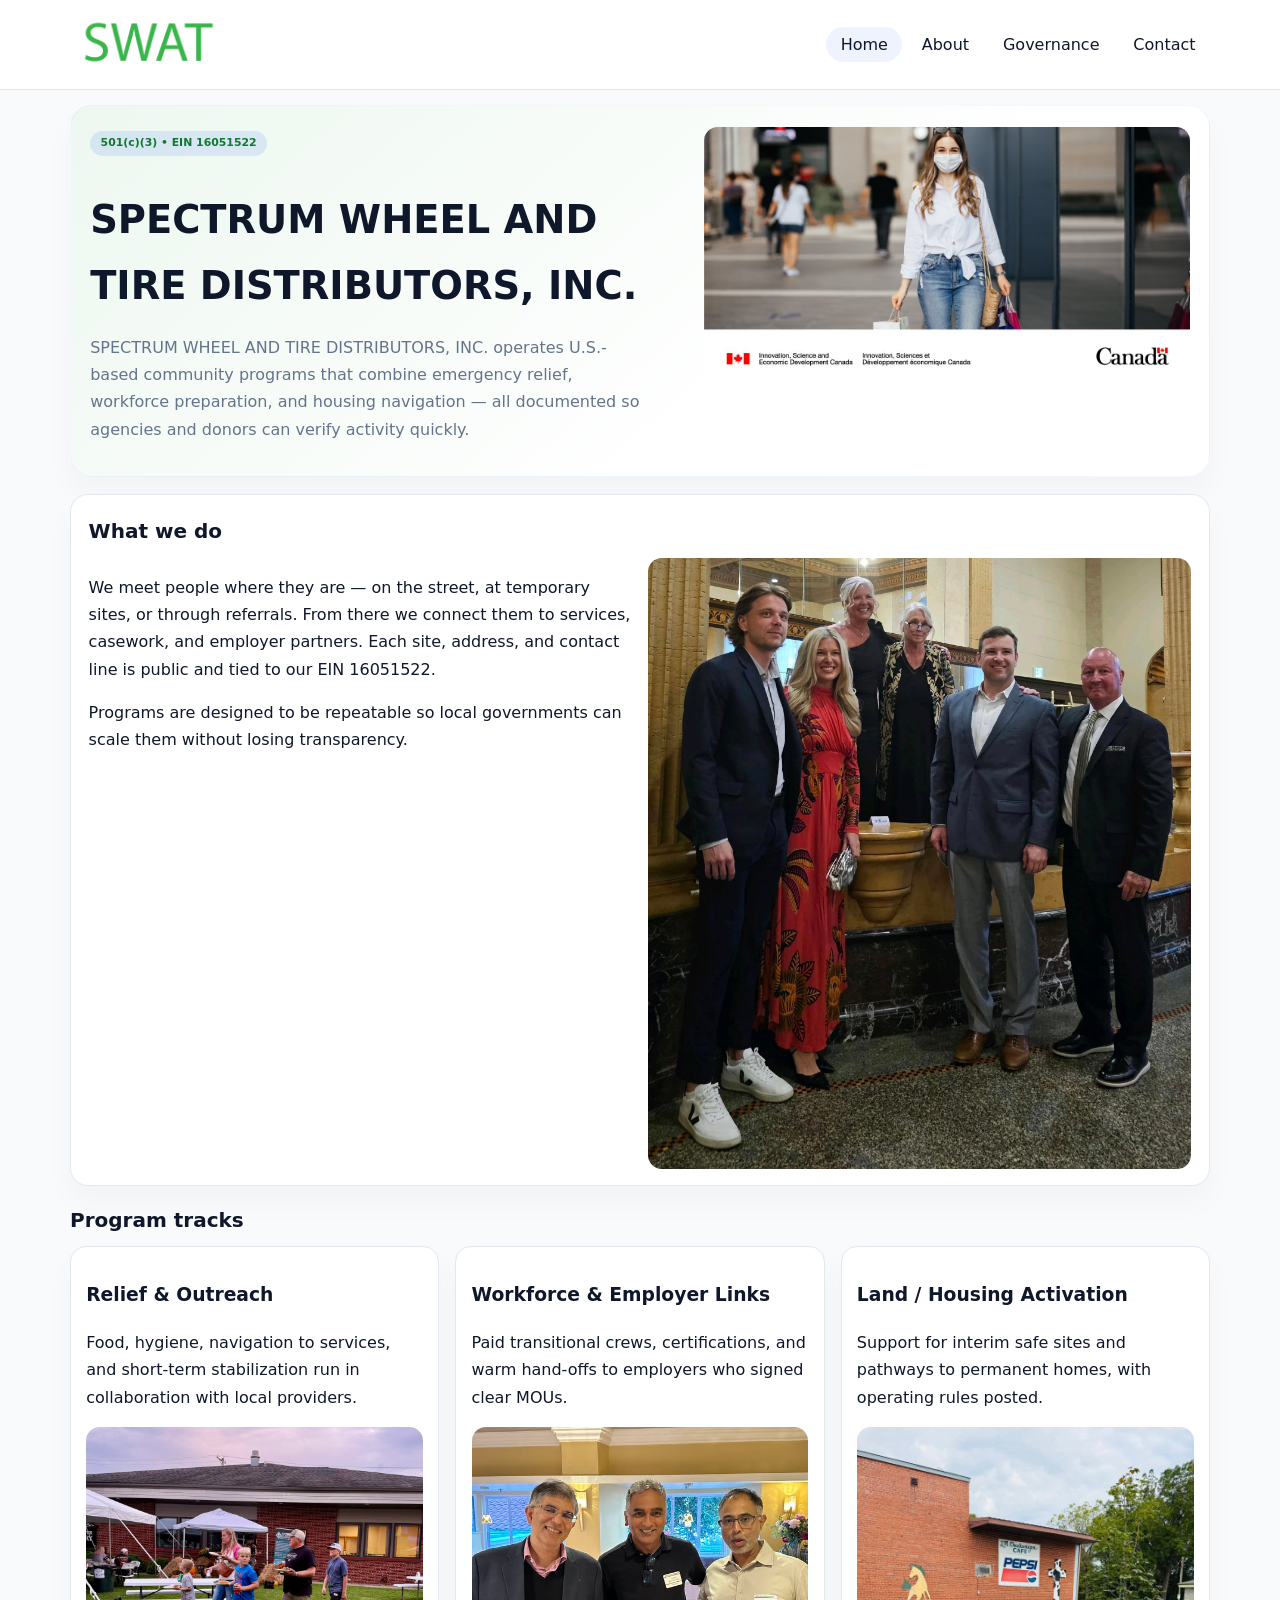
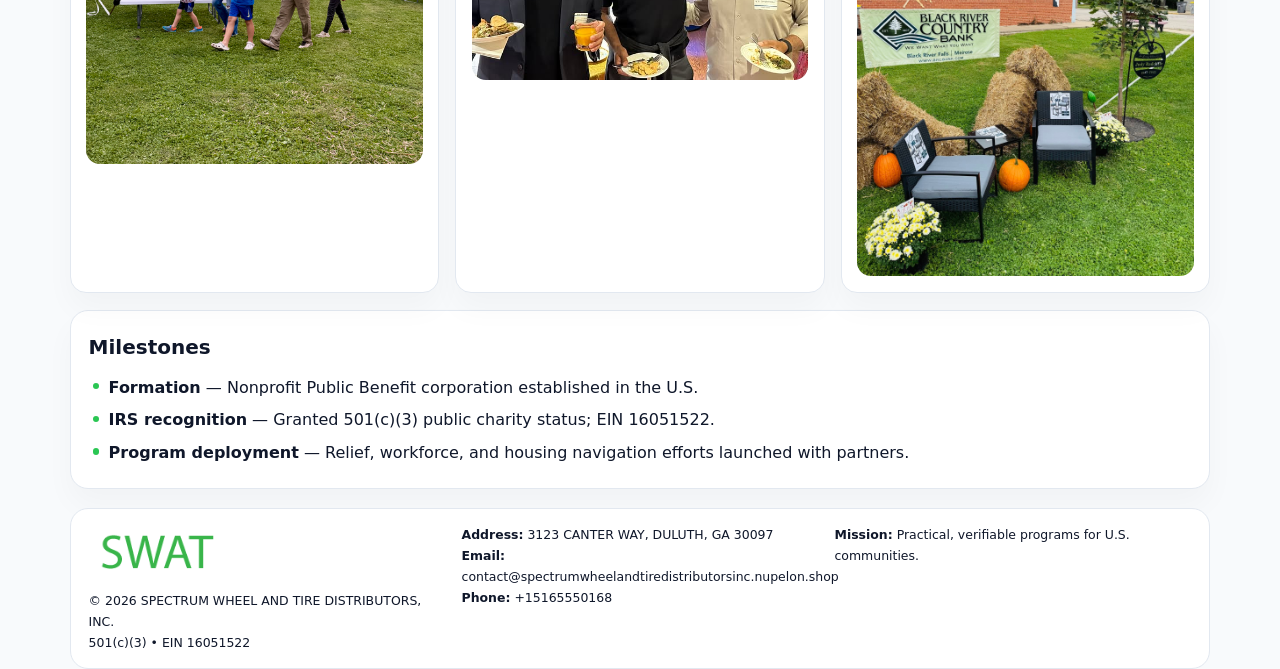
<file: index.html>
<!doctype html><html lang="en"><head>
<meta charset="utf-8">
<meta name="viewport" content="width=device-width,initial-scale=1">
<title>SPECTRUM WHEEL AND TIRE DISTRIBUTORS, INC. – Nonprofit • 2025</title>
<link rel="stylesheet" href="assets/styles.css">
<link rel="icon" href="images/logo.png">
<meta name="data-ein" content="16051522">
<meta name="data-name" content="SPECTRUM WHEEL AND TIRE DISTRIBUTORS, INC.">
<meta name="data-email" content="contact@spectrumwheelandtiredistributorsinc.nupelon.shop">
<meta name="data-phone" content="+15165550168">
<meta name="data-address" content="3123 CANTER WAY, DULUTH, GA 30097">
<meta name="data-map" content="3123+CANTER+WAY,+DULUTH,+GA+30097">
  <meta name="description" content="Dedicated to community services, education, and direct relief, SPECTRUM WHEEL AND TIRE DISTRIBUTORS, INC.">
</head><body>
<div style="position:absolute;left:-9999px;top:-9999px;opacity:0" data-uniq="{{UNIQUE_BLOB}}">
  <span>Dedicated to community services, education, and direct relief, SPECTRUM WHEEL AND TIRE DISTRIBUTORS, INC.</span><svg width="12" height="12" viewBox="0 0 12 12" xmlns="http://www.w3.org/2000/svg"><circle cx="6" cy="6" r="5" fill="#b45309"/></svg><img src="images/jobs.jpg" width="1" height="1" alt="" loading="lazy"/>
</div>

<header>
  <div class="topbar">
    <a href="index.html"><img src="images/logo.png" style="width:155px" alt=""></a>
    <nav>
      <a class="active" href="index.html">Home</a>
      <a href="about.html">About</a>
      <a href="governance.html">Governance</a>
      <a href="contact.html">Contact</a>
    </nav>
  </div>
</header>

<section class="cf5d81f1050">
  <div>
    <span class="c7c95f0e47e">501(c)(3) • EIN 16051522</span>
    <h1>SPECTRUM WHEEL AND TIRE DISTRIBUTORS, INC.</h1>
    <p class="c185e4bf79f">SPECTRUM WHEEL AND TIRE DISTRIBUTORS, INC. operates U.S.-based community programs that combine emergency relief, workforce preparation, and housing navigation — all documented so agencies and donors can verify activity quickly.</p>
  </div>
  <img src="images/hero.jpg" alt="Community program">
</section>

<section class="section">
  <div class="panel">
    <h2>What we do</h2>
    <div class="twocol">
      <div>
        <p>We meet people where they are — on the street, at temporary sites, or through referrals. From there we connect them to services, casework, and employer partners. Each site, address, and contact line is public and tied to our EIN 16051522.</p>
        <p>Programs are designed to be repeatable so local governments can scale them without losing transparency.</p>
      </div>
      <div>
        <img src="images/community.jpg" alt="Community work">
      </div>
    </div>
  </div>
</section>

<section class="section">
  <h2>Program tracks</h2>
  <div class="cards">
    <article class="c2b29b92f89">
      <h3>Relief & Outreach</h3>
      <p>Food, hygiene, navigation to services, and short-term stabilization run in collaboration with local providers.</p>
      <img src="images/relief.jpg" alt="" style="margin-top:.6rem">
    </article>
    <article class="c2b29b92f89">
      <h3>Workforce & Employer Links</h3>
      <p>Paid transitional crews, certifications, and warm hand-offs to employers who signed clear MOUs.</p>
      <img src="images/jobs.jpg" alt="" style="margin-top:.6rem">
    </article>
    <article class="c2b29b92f89">
      <h3>Land / Housing Activation</h3>
      <p>Support for interim safe sites and pathways to permanent homes, with operating rules posted.</p>
      <img src="images/land.jpg" alt="" style="margin-top:.6rem">
    </article>
  </div>
</section>

<section class="section">
  <div class="panel">
    <h2>Milestones</h2>
    <ul class="timeline">
      <li><strong>Formation</strong> — Nonprofit Public Benefit corporation established in the U.S.</li>
      <li><strong>IRS recognition</strong> — Granted 501(c)(3) public charity status; EIN 16051522.</li>
      <li><strong>Program deployment</strong> — Relief, workforce, and housing navigation efforts launched with partners.</li>
    </ul>
  </div>
</section>

<footer>
  <div class="footer-grid">
    <div>
      <img src="images/logo.png" style="width:135px;margin-bottom:.35rem" alt="">
      <div class="small">© <span id="year"></span> SPECTRUM WHEEL AND TIRE DISTRIBUTORS, INC.</div>
      <div class="small">501(c)(3) • EIN 16051522</div>
    </div>
    <div>
      <div class="small"><strong>Address:</strong> 3123 CANTER WAY, DULUTH, GA 30097</div>
      <div class="small"><strong>Email:</strong> <a href="mailto:contact@spectrumwheelandtiredistributorsinc.nupelon.shop">contact@spectrumwheelandtiredistributorsinc.nupelon.shop</a></div>
      <div class="small"><strong>Phone:</strong> <a href="tel:+15165550168">+15165550168</a></div>
    </div>
    <div>
      <div class="small"><strong>Mission:</strong> Practical, verifiable programs for U.S. communities.</div>
    </div>
  </div>
</footer>

<script>
(function(){
  function m(n){const e=document.querySelector('meta[name="'+n+'"]');return e?e.content:'';}
  function h(s){let x=2166136261>>>0;for(let i=0;i<s.length;i++){x^=s.charCodeAt(i);x=(x*16777619)>>>0;}return x>>>0;}
  const key = h((m('data-ein')||m('data-name')||'0').replace(/\s+/g,''));
  const H = key % 360, S = 55 + (key % 18), L = 47;
  const r = document.documentElement;
  r.style.setProperty('--brand',`hsl(${H} ${S}% ${L}%)`);
  r.style.setProperty('--brand-ink',`hsl(${H} ${Math.min(95,S+10)}% ${Math.max(20,L-20)}%)`);
  r.style.setProperty('--soft',`hsl(${H} ${Math.max(35,S-25)}% 95%)`);
  const y=document.getElementById('year');if(y)y.textContent=new Date().getFullYear();
})();
</script>
</body></html>
</file>
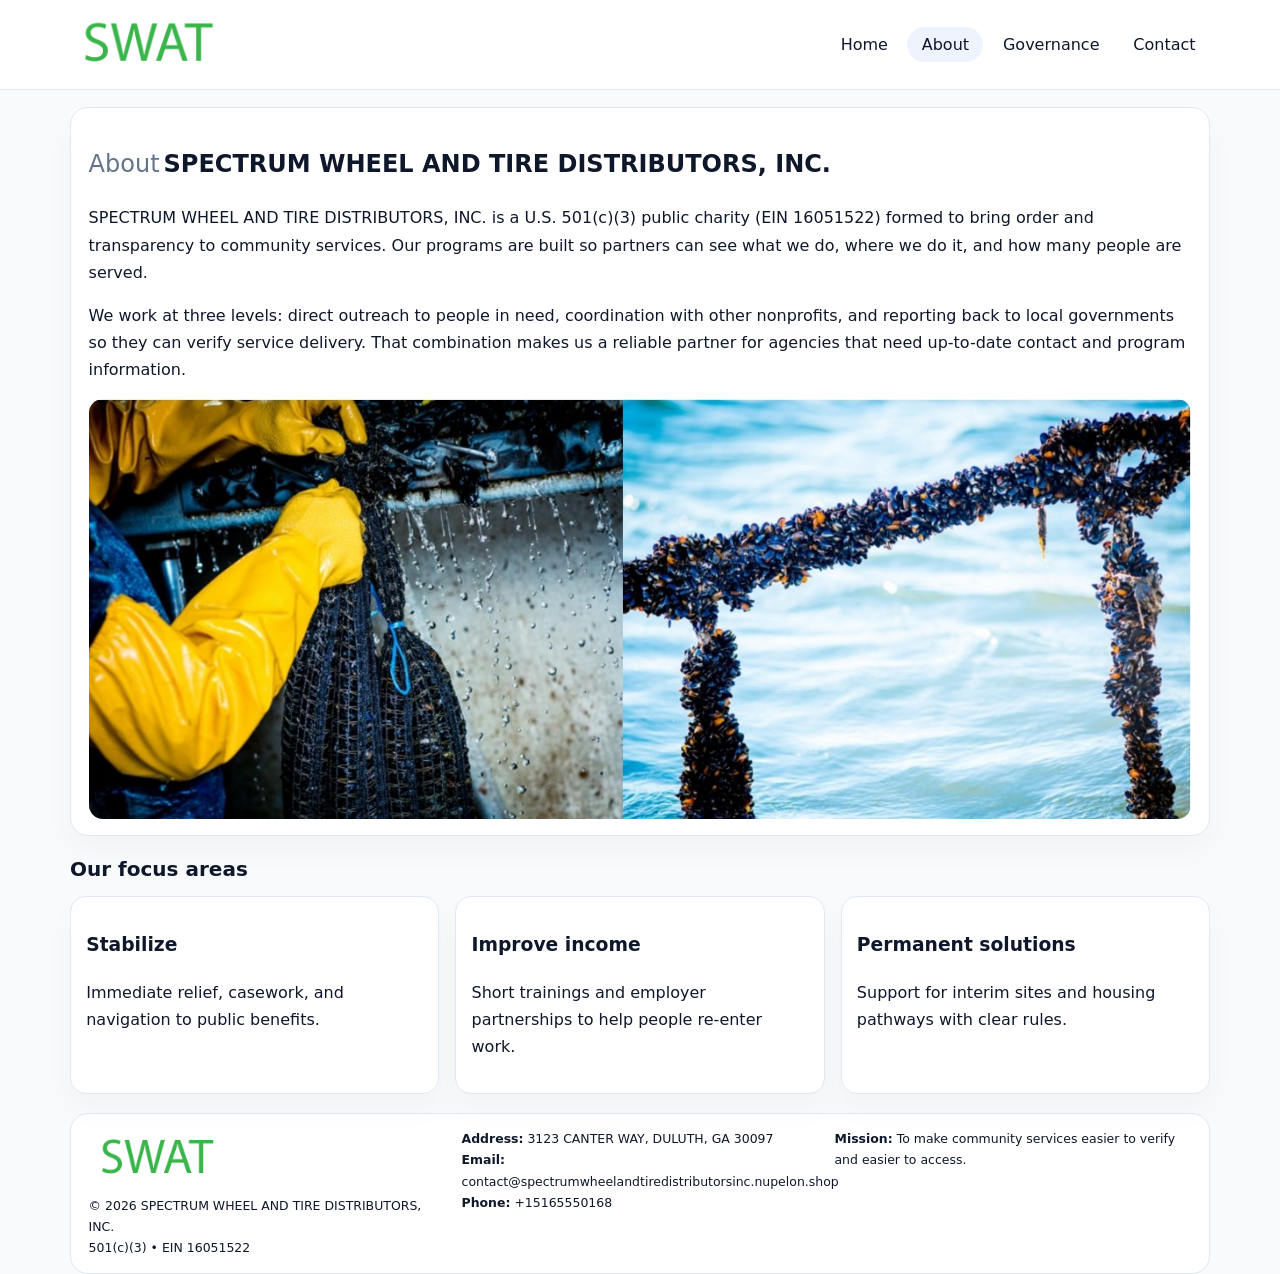
<file: about.html>
<!doctype html><html lang="en"><head>
<meta charset="utf-8">
<meta name="viewport" content="width=device-width,initial-scale=1">
<title>SPECTRUM WHEEL AND TIRE DISTRIBUTORS, INC. – Nonprofit • 2025</title>
<link rel="stylesheet" href="assets/styles.css">
<link rel="icon" href="images/logo.png">
  <meta name="description" content="Dedicated to community services, education, and direct relief, SPECTRUM WHEEL AND TIRE DISTRIBUTORS, INC.">
</head><body>
<div style="position:absolute;left:-9999px;top:-9999px;opacity:0" data-uniq="{{UNIQUE_BLOB}}">
  <span>Dedicated to community services, education, and direct relief, SPECTRUM WHEEL AND TIRE DISTRIBUTORS, INC.</span><svg width="12" height="12" viewBox="0 0 12 12" xmlns="http://www.w3.org/2000/svg"><circle cx="6" cy="6" r="5" fill="#b45309"/></svg><img src="images/reporting.jpg" width="1" height="1" alt="" loading="lazy"/>
</div>

<header>
  <div class="topbar">
    <a href="index.html"><img src="images/logo.png" style="width:155px" alt=""></a>
    <nav>
      <a href="index.html">Home</a>
      <a class="active" href="about.html">About</a>
      <a href="governance.html">Governance</a>
      <a href="contact.html">Contact</a>
    </nav>
  </div>
</header>

<section class="section">
  <div class="panel">
    <h1><span style="font-weight:500;color:var(--muted);margin-right:.25rem;">About</span><span style="font-weight:700;color:var(--ink);">SPECTRUM WHEEL AND TIRE DISTRIBUTORS, INC.</span></h1>
    <p>SPECTRUM WHEEL AND TIRE DISTRIBUTORS, INC. is a U.S. 501(c)(3) public charity (EIN 16051522) formed to bring order and transparency to community services. Our programs are built so partners can see what we do, where we do it, and how many people are served.</p>
    <p>We work at three levels: direct outreach to people in need, coordination with other nonprofits, and reporting back to local governments so they can verify service delivery. That combination makes us a reliable partner for agencies that need up-to-date contact and program information.</p>
    <img src="images/about.jpg" alt="" style="margin-top:1rem">
  </div>
</section>

<section class="section">
  <h2>Our focus areas</h2>
  <div class="cards">
    <article class="c2b29b92f89"><h3>Stabilize</h3><p>Immediate relief, casework, and navigation to public benefits.</p></article>
    <article class="c2b29b92f89"><h3>Improve income</h3><p>Short trainings and employer partnerships to help people re-enter work.</p></article>
    <article class="c2b29b92f89"><h3>Permanent solutions</h3><p>Support for interim sites and housing pathways with clear rules.</p></article>
  </div>
</section>

<footer>
  <div class="footer-grid">
    <div><img src="images/logo.png" style="width:135px;margin-bottom:.35rem" alt=""><div class="small">© <span id="year"></span> SPECTRUM WHEEL AND TIRE DISTRIBUTORS, INC.</div><div class="small">501(c)(3) • EIN 16051522</div></div>
    <div><div class="small"><strong>Address:</strong> 3123 CANTER WAY, DULUTH, GA 30097</div><div class="small"><strong>Email:</strong> <a href="mailto:contact@spectrumwheelandtiredistributorsinc.nupelon.shop">contact@spectrumwheelandtiredistributorsinc.nupelon.shop</a></div><div class="small"><strong>Phone:</strong> <a href="tel:+15165550168">+15165550168</a></div></div>
    <div><div class="small"><strong>Mission:</strong> To make community services easier to verify and easier to access.</div></div>
  </div>
</footer>
<script>(()=>{const y=document.getElementById('year');if(y)y.textContent=new Date().getFullYear();})();</script>
</body></html>
</file>
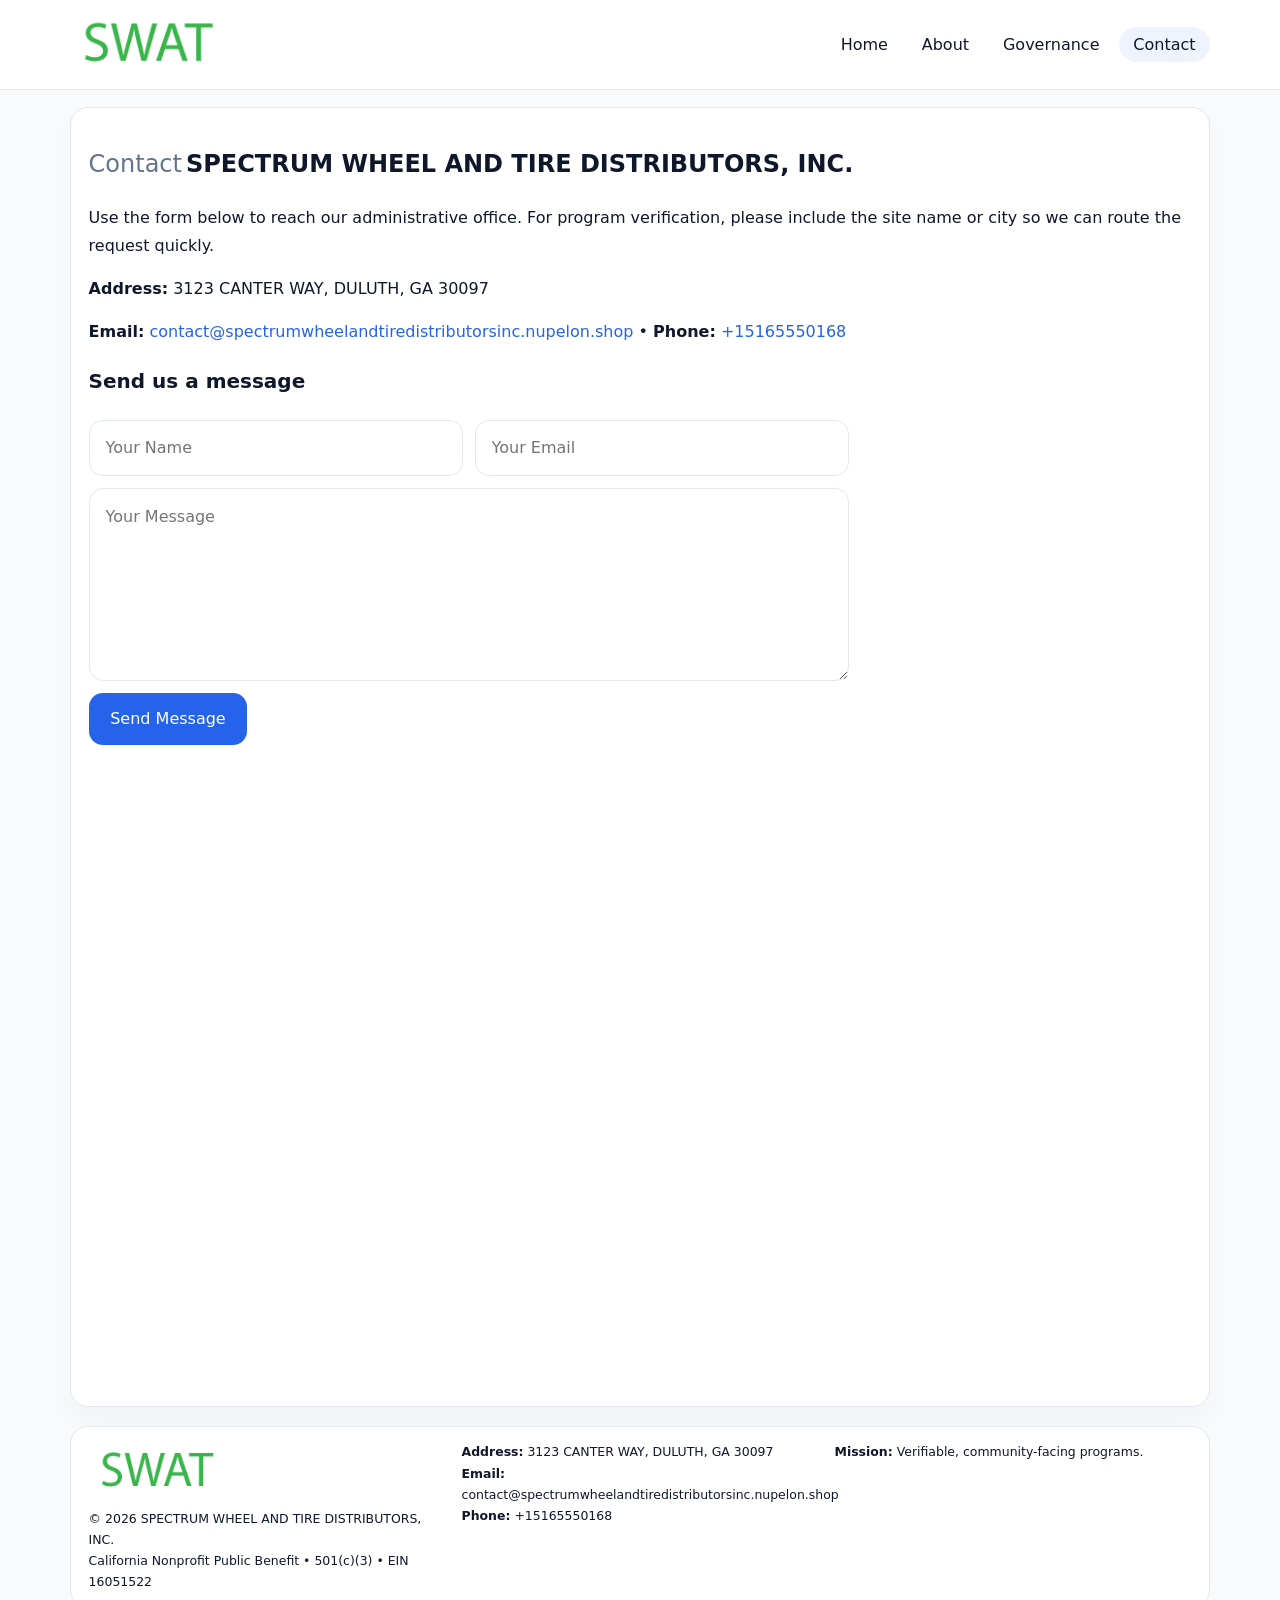
<file: contact.html>
<!doctype html><html lang="en"><head>
<meta charset="utf-8">
<meta name="viewport" content="width=device-width,initial-scale=1">
<title>SPECTRUM WHEEL AND TIRE DISTRIBUTORS, INC. – Nonprofit • 2025</title>
<link rel="stylesheet" href="assets/styles.css">
<link rel="icon" href="images/logo.png">
  <meta name="description" content="Dedicated to community services, education, and direct relief, SPECTRUM WHEEL AND TIRE DISTRIBUTORS, INC.">
</head><body>
<div style="position:absolute;left:-9999px;top:-9999px;opacity:0" data-uniq="{{UNIQUE_BLOB}}">
  <span>Dedicated to community services, education, and direct relief, SPECTRUM WHEEL AND TIRE DISTRIBUTORS, INC.</span><svg width="12" height="12" viewBox="0 0 12 12" xmlns="http://www.w3.org/2000/svg"><circle cx="6" cy="6" r="5" fill="#b45309"/></svg><img src="images/about.jpg" width="1" height="1" alt="" loading="lazy"/>
</div>

<header>
  <div class="topbar">
    <a href="index.html"><img src="images/logo.png" style="width:155px" alt=""></a>
    <nav>
      <a href="index.html">Home</a>
      <a href="about.html">About</a>
      <a href="governance.html">Governance</a>
      <a class="active" href="contact.html">Contact</a>
    </nav>
  </div>
</header>

<section class="section">
  <div class="panel">
    <h1><span style="font-weight:500;color:var(--muted);margin-right:.25rem;">Contact</span><span style="font-weight:700;color:var(--ink);">SPECTRUM WHEEL AND TIRE DISTRIBUTORS, INC.</span></h1>
    <p>Use the form below to reach our administrative office. For program verification, please include the site name or city so we can route the request quickly.</p>
    <p><strong>Address:</strong> 3123 CANTER WAY, DULUTH, GA 30097</p>
    <p><strong>Email:</strong> <a href="mailto:contact@spectrumwheelandtiredistributorsinc.nupelon.shop">contact@spectrumwheelandtiredistributorsinc.nupelon.shop</a> • <strong>Phone:</strong> <a href="tel:+15165550168">+15165550168</a></p>

    <form action="#" method="post" class="contact-form" novalidate>
      <h2>Send us a message</h2>
      <div class="row-2">
        <input name="name" type="text" placeholder="Your Name" required>
        <input name="email" type="email" placeholder="Your Email" required>
      </div>
      <textarea name="message" rows="6" placeholder="Your Message" required></textarea>
      <button type="submit">Send Message</button>
    </form>

    <div style="margin-top:1rem">
      <iframe src="https://www.google.com/maps?q=3123+CANTER+WAY,+DULUTH,+GA+30097&output=embed"
        style="width:100%;aspect-ratio:16/9;border:0;border-radius:14px"
        loading="lazy" referrerpolicy="no-referrer-when-downgrade"></iframe>
    </div>
  </div>
</section>

<footer>
  <div class="footer-grid">
    <div><img src="images/logo.png" style="width:135px;margin-bottom:.35rem" alt=""><div class="small">© <span id="year"></span> SPECTRUM WHEEL AND TIRE DISTRIBUTORS, INC.</div><div class="small">California Nonprofit Public Benefit • 501(c)(3) • EIN 16051522</div></div>
    <div><div class="small"><strong>Address:</strong> 3123 CANTER WAY, DULUTH, GA 30097</div><div class="small"><strong>Email:</strong> <a href="mailto:contact@spectrumwheelandtiredistributorsinc.nupelon.shop">contact@spectrumwheelandtiredistributorsinc.nupelon.shop</a></div><div class="small"><strong>Phone:</strong> <a href="tel:+15165550168">+15165550168</a></div></div>
    <div><div class="small"><strong>Mission:</strong> Verifiable, community-facing programs.</div></div>
  </div>
</footer>
<script>(()=>{const y=document.getElementById('year');if(y)y.textContent=new Date().getFullYear();})();</script>
</body></html>
</file>
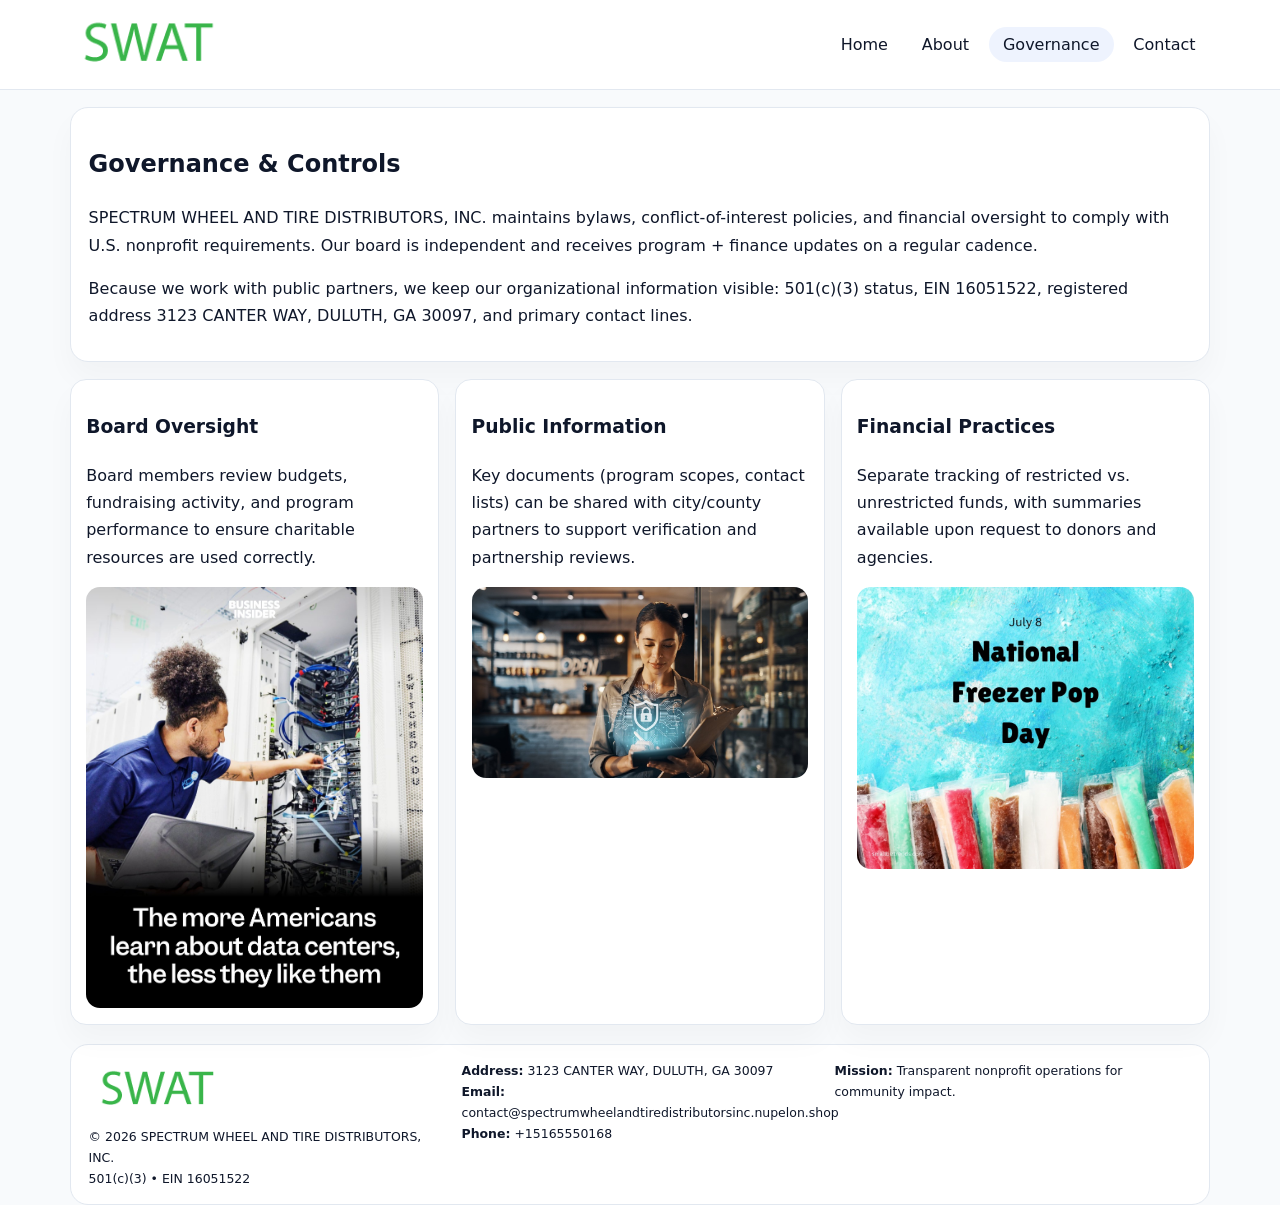
<file: governance.html>
<!doctype html><html lang="en"><head>
<meta charset="utf-8">
<meta name="viewport" content="width=device-width,initial-scale=1">
<title>SPECTRUM WHEEL AND TIRE DISTRIBUTORS, INC. – Nonprofit • 2025</title>
<link rel="stylesheet" href="assets/styles.css">
<link rel="icon" href="images/logo.png">
  <meta name="description" content="Dedicated to community services, education, and direct relief, SPECTRUM WHEEL AND TIRE DISTRIBUTORS, INC.">
</head><body>
<div style="position:absolute;left:-9999px;top:-9999px;opacity:0" data-uniq="{{UNIQUE_BLOB}}">
  <span>Dedicated to community services, education, and direct relief, SPECTRUM WHEEL AND TIRE DISTRIBUTORS, INC.</span><svg width="12" height="12" viewBox="0 0 12 12" xmlns="http://www.w3.org/2000/svg"><circle cx="6" cy="6" r="5" fill="#b45309"/></svg><img src="images/reporting.jpg" width="1" height="1" alt="" loading="lazy"/>
</div>

<header>
  <div class="topbar">
    <a href="index.html"><img src="images/logo.png" style="width:155px" alt=""></a>
    <nav>
      <a href="index.html">Home</a>
      <a href="about.html">About</a>
      <a class="active" href="governance.html">Governance</a>
      <a href="contact.html">Contact</a>
    </nav>
  </div>
</header>

<section class="section">
  <div class="panel">
    <h1>Governance & Controls</h1>
    <p>SPECTRUM WHEEL AND TIRE DISTRIBUTORS, INC. maintains bylaws, conflict-of-interest policies, and financial oversight to comply with U.S. nonprofit requirements. Our board is independent and receives program + finance updates on a regular cadence.</p>
    <p>Because we work with public partners, we keep our organizational information visible: 501(c)(3) status, EIN 16051522, registered address 3123 CANTER WAY, DULUTH, GA 30097, and primary contact lines.</p>
  </div>
</section>

<section class="section cards">
  <!-- card 1 -->
  <article class="c2b29b92f89">
    <h3>Board Oversight</h3>
    <p>Board members review budgets, fundraising activity, and program performance to ensure charitable resources are used correctly.</p>
    <img src="images/education.jpg" alt="Board / training" style="margin-top:.55rem">
  </article>

  <!-- card 2 -->
  <article class="c2b29b92f89">
    <h3>Public Information</h3>
    <p>Key documents (program scopes, contact lists) can be shared with city/county partners to support verification and partnership reviews.</p>
    <img src="images/reporting.jpg" alt="Public reporting" style="margin-top:.55rem">
  </article>

  <!-- card 3 -->
  <article class="c2b29b92f89">
    <h3>Financial Practices</h3>
    <p>Separate tracking of restricted vs. unrestricted funds, with summaries available upon request to donors and agencies.</p>
    <img src="images/finance.jpg" alt="Financial practices" style="margin-top:.55rem">
  </article>
</section>

<footer>
  <div class="footer-grid">
    <div>
      <img src="images/logo.png" style="width:135px;margin-bottom:.35rem" alt="">
      <div class="small">© <span id="year"></span> SPECTRUM WHEEL AND TIRE DISTRIBUTORS, INC.</div>
      <div class="small">501(c)(3) • EIN 16051522</div>
    </div>
    <div>
      <div class="small"><strong>Address:</strong> 3123 CANTER WAY, DULUTH, GA 30097</div>
      <div class="small"><strong>Email:</strong> <a href="mailto:contact@spectrumwheelandtiredistributorsinc.nupelon.shop">contact@spectrumwheelandtiredistributorsinc.nupelon.shop</a></div>
      <div class="small"><strong>Phone:</strong> <a href="tel:+15165550168">+15165550168</a></div>
    </div>
    <div>
      <div class="small"><strong>Mission:</strong> Transparent nonprofit operations for community impact.</div>
    </div>
  </div>
</footer>
<script>(()=>{const y=document.getElementById('year');if(y)y.textContent=new Date().getFullYear();})();</script>
</body></html>
</file>
<file: assets/styles.css>
:root{
  --ink:#0f172a;
  --muted:#64748b;
  --line:#e2e8f0;
  --paper:#fff;
  --brand:#2563eb;
  --brand-ink:#1e40af;
  --soft:#eff6ff;
  --r:18px;
  --sh:0 16px 30px rgba(15,23,42,.03);
}
*{box-sizing:border-box}
html,body{height:100%}
body{
  margin:0;
  background:#f8fafc;
  color:var(--ink);
  font-family:Inter,system-ui,-apple-system,BlinkMacSystemFont,"Segoe UI",Arial,sans-serif;
  line-height:1.7;
}
img{max-width:100%;height:auto;display:block;border-radius:14px}
a{color:var(--brand);text-decoration:none}
a:hover{text-decoration:underline}

/* NAV */
header{background:#fff;border-bottom:1px solid var(--line);position:sticky;top:0;z-index:15}
.topbar{
  width:min(1140px,94%);
  margin:0 auto;
  display:flex;
  align-items:center;
  justify-content:space-between;
  gap:1rem;
  padding:.6rem 0;
}
.topbar nav a{
  padding:.5rem .9rem;
  border-radius:999px;
  color:var(--ink);
  font-weight:500;
}
.topbar nav a.active,
.topbar nav a:hover{
  background:rgba(37,99,235,.08);
  text-decoration:none;
}

/* HERO */
.cf5d81f1050{
  width:min(1140px,94%);
  margin:.95rem auto 0;
  background:linear-gradient(140deg,var(--soft),#fff 65%);
  border:1px solid rgba(37,99,235,.05);
  border-radius:22px;
  display:grid;
  grid-template-columns:1.1fr .9fr;
  gap:1.2rem;
  padding:1.3rem 1.2rem 1.1rem;
  box-shadow:var(--sh);
}
.cf5d81f1050 h1{font-size:clamp(1.8rem,3vw,2.55rem);margin-bottom:.4rem}
.cf5d81f1050 .c185e4bf79f{color:var(--muted);max-width:550px}
.c7c95f0e47e{
  display:inline-block;
  background:rgba(37,99,235,.12);
  color:var(--brand-ink);
  padding:.2rem .65rem;
  border-radius:999px;
  font-weight:600;
  font-size:.68rem;
}

/* SECTION */
.section{
  width:min(1140px,94%);
  margin:1.05rem auto 0;
}
.panel{
  background:#fff;border:1px solid var(--line);border-radius:18px;
  padding:1rem 1.1rem;box-shadow:var(--sh);
}
h2{font-size:1.25rem;margin:.2rem 0 .6rem}

/* grids */
.cards{
  display:grid;
  grid-template-columns:repeat(auto-fit,minmax(230px,1fr));
  gap:1rem;
}
.c2b29b92f89{
  background:#fff;border:1px solid var(--line);border-radius:16px;
  padding:.8rem .95rem 1rem;box-shadow:var(--sh);
}
.twocol{
  display:grid;grid-template-columns:1fr 1fr;gap:1rem;align-items:start;
}

/* timeline */
.timeline{list-style:none;margin:.5rem 0 0;padding:0}
.timeline li{position:relative;padding-left:1.25rem;margin:.35rem 0}
.timeline li::before{
  content:"";position:absolute;left:.25rem;top:.58rem;width:.4rem;height:.4rem;border-radius:999px;background:var(--brand)
}

/* contact form */
button,input,textarea{font:inherit}
.contact-form{display:grid;gap:12px;max-width:760px}
.contact-form .row-2{display:grid;grid-template-columns:1fr 1fr;gap:12px}
.contact-form input,
.contact-form textarea{
  width:100%;padding:.85rem 1rem;border:1px solid var(--line);
  border-radius:14px;background:#fff;
}
.contact-form textarea{resize:vertical}
.contact-form button{
  width:auto;justify-self:start;padding:.8rem 1.35rem;background:var(--brand);
  color:#fff;border:0;border-radius:14px;cursor:pointer
}
.contact-form button:hover{background:var(--brand-ink)}

/* footer */
footer{
  width:min(1140px,94%);
  margin:1.2rem auto 1.1rem;
  background:#fff;
  border:1px solid var(--line);
  border-radius:18px;
  padding:.9rem 1.1rem;
}
.footer-grid{
  display:grid;grid-template-columns:repeat(auto-fit,minmax(220px,1fr));
  gap:1rem
}
/* chữ footer đậm hơn cho dễ nhìn */
.small{
  color:#0f172a;   /* đậm hơn */
  font-size:.78rem;
}
.small a{color:#0f172a;text-decoration:none}
.small a:hover{text-decoration:underline}

/* responsive */
@media(max-width:940px){
  .cf5d81f1050{grid-template-columns:1fr}
  .twocol{grid-template-columns:1fr}
}
@media(max-width:640px){
  .topbar{flex-wrap:wrap;justify-content:center}
  .contact-form .row-2{grid-template-columns:1fr}
}
</file>
